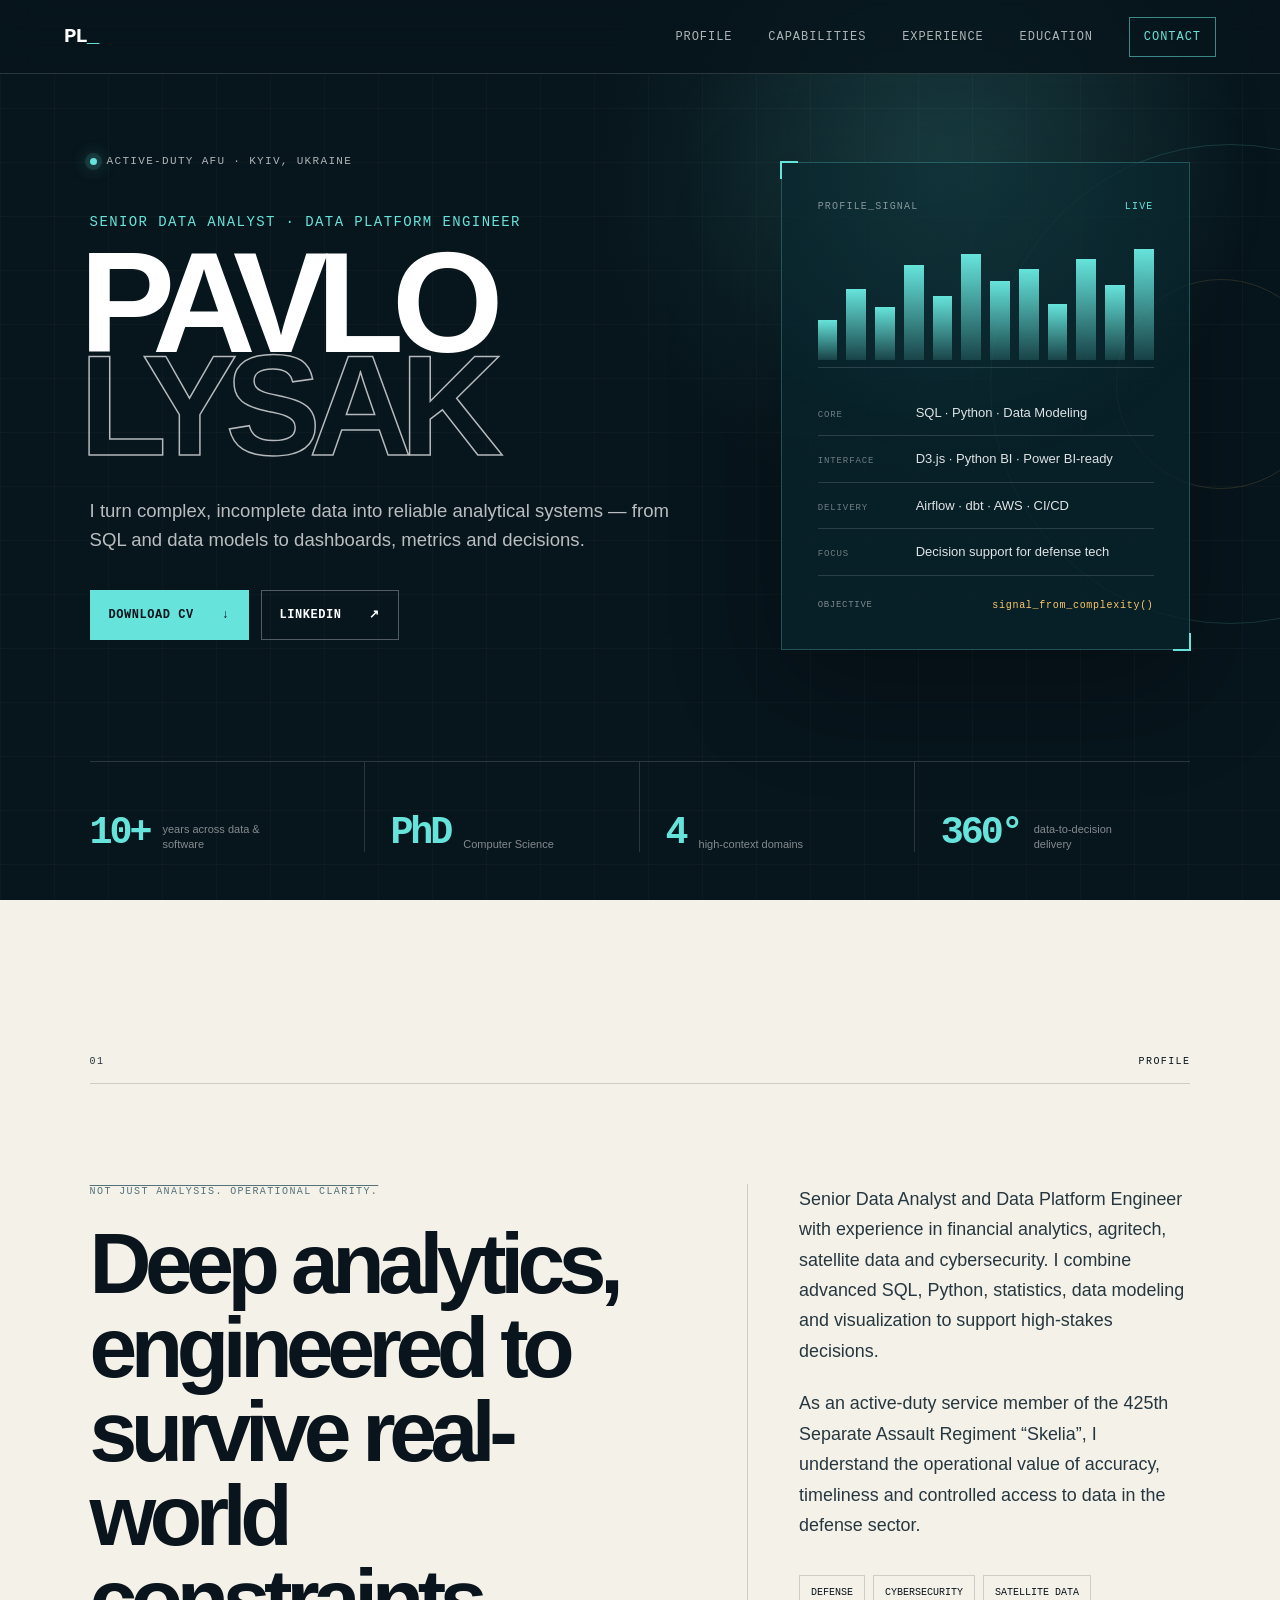
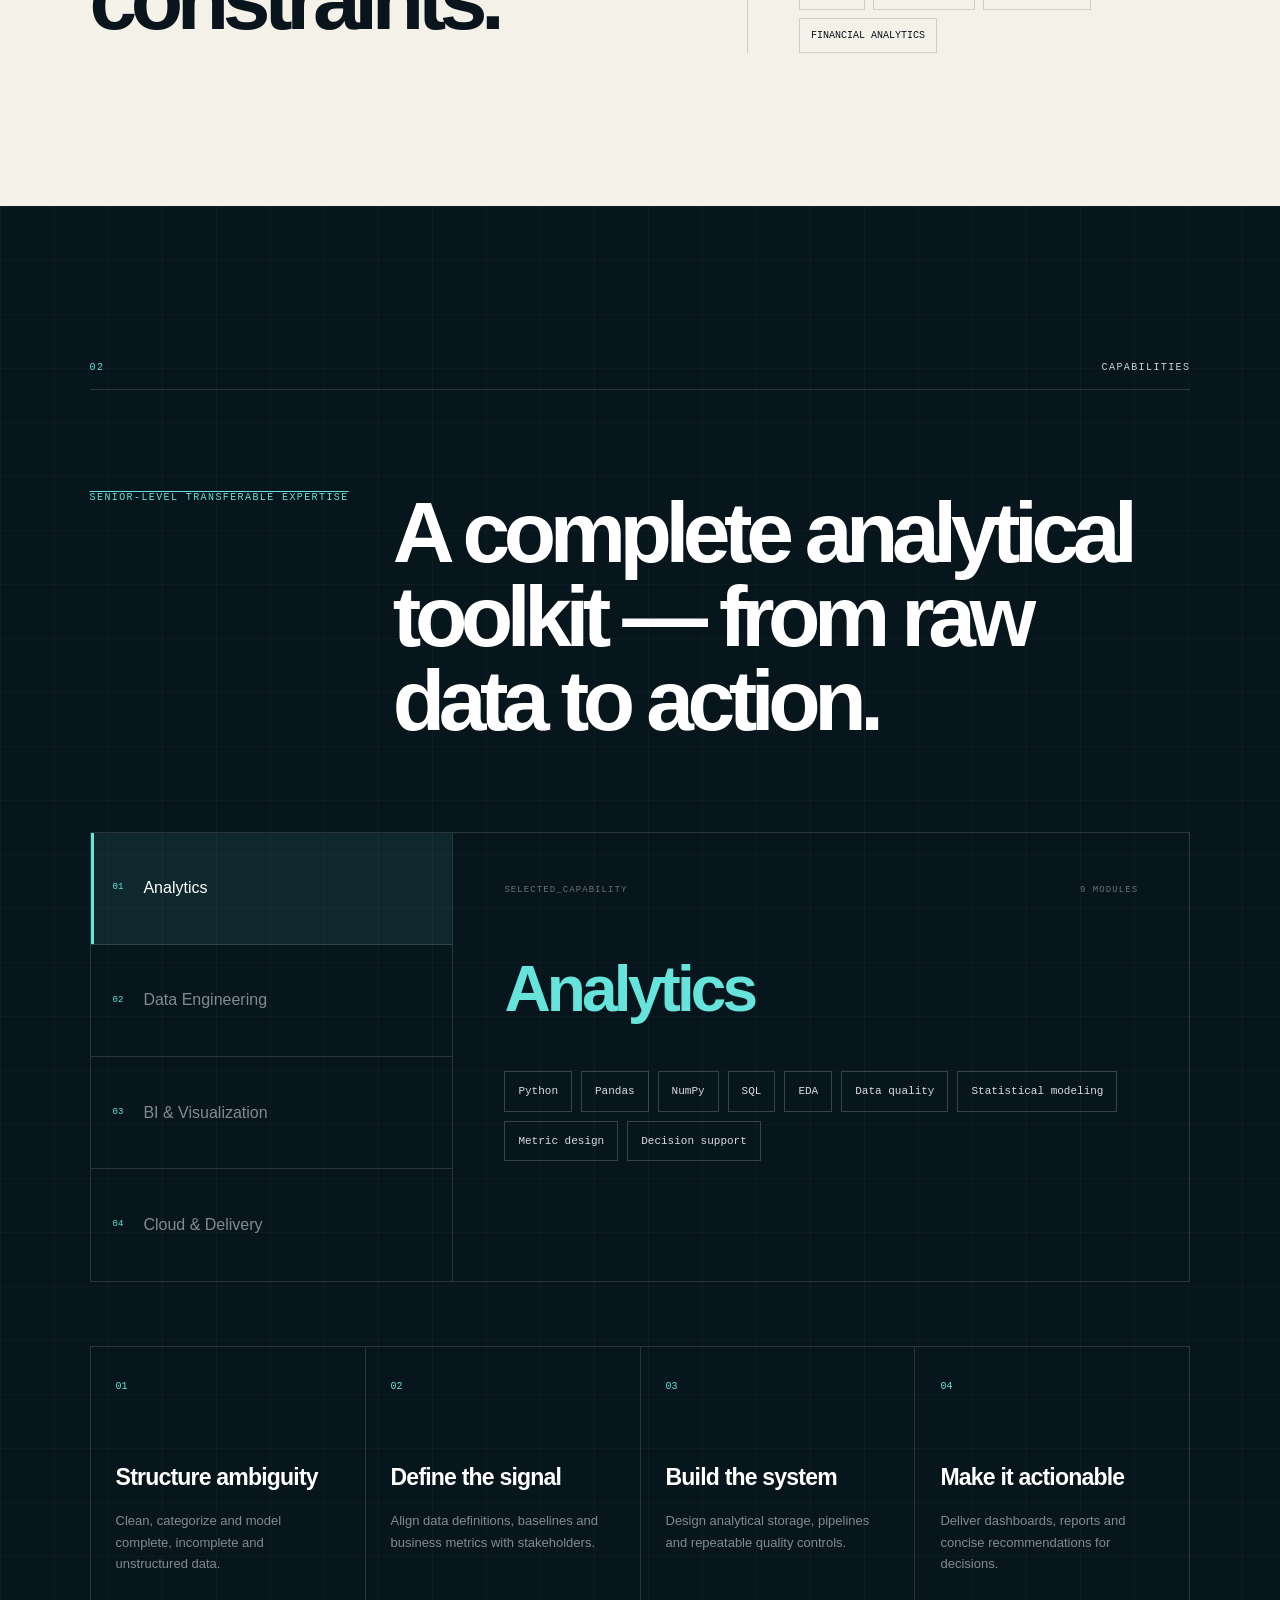
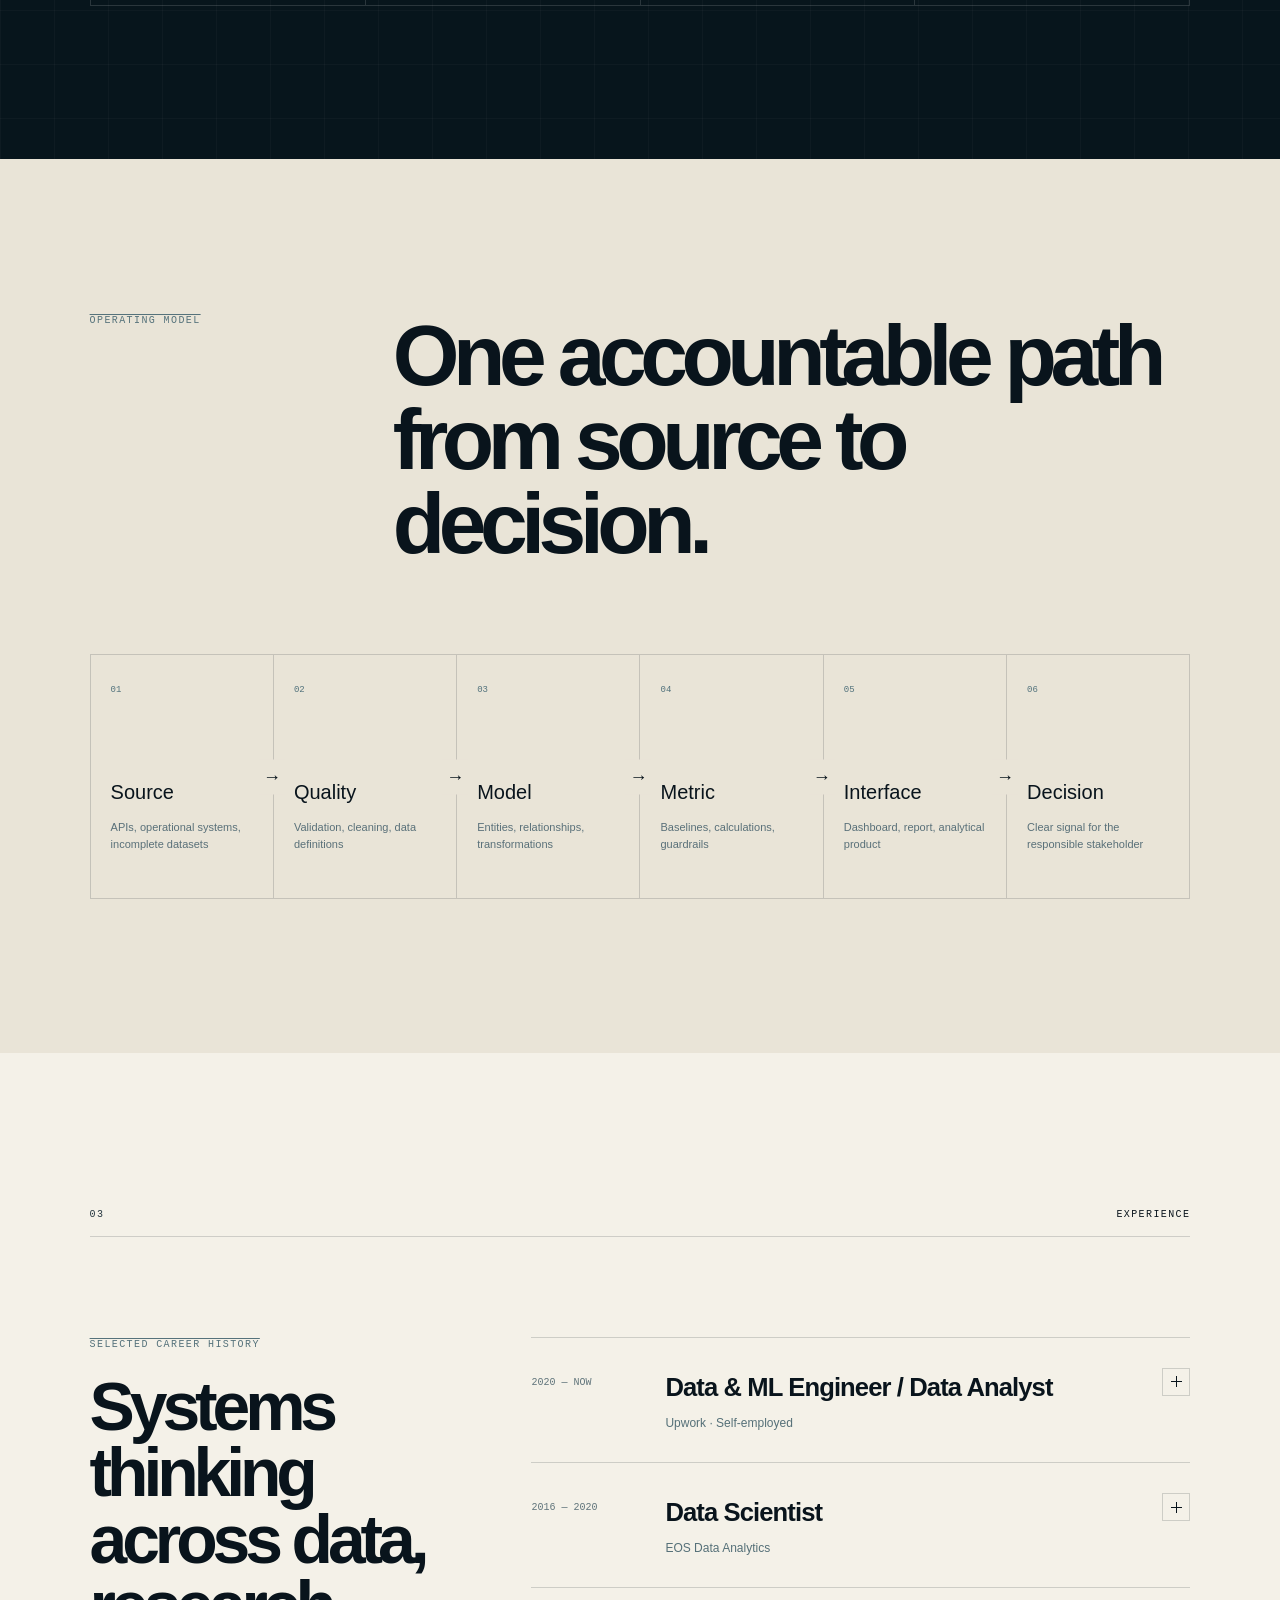
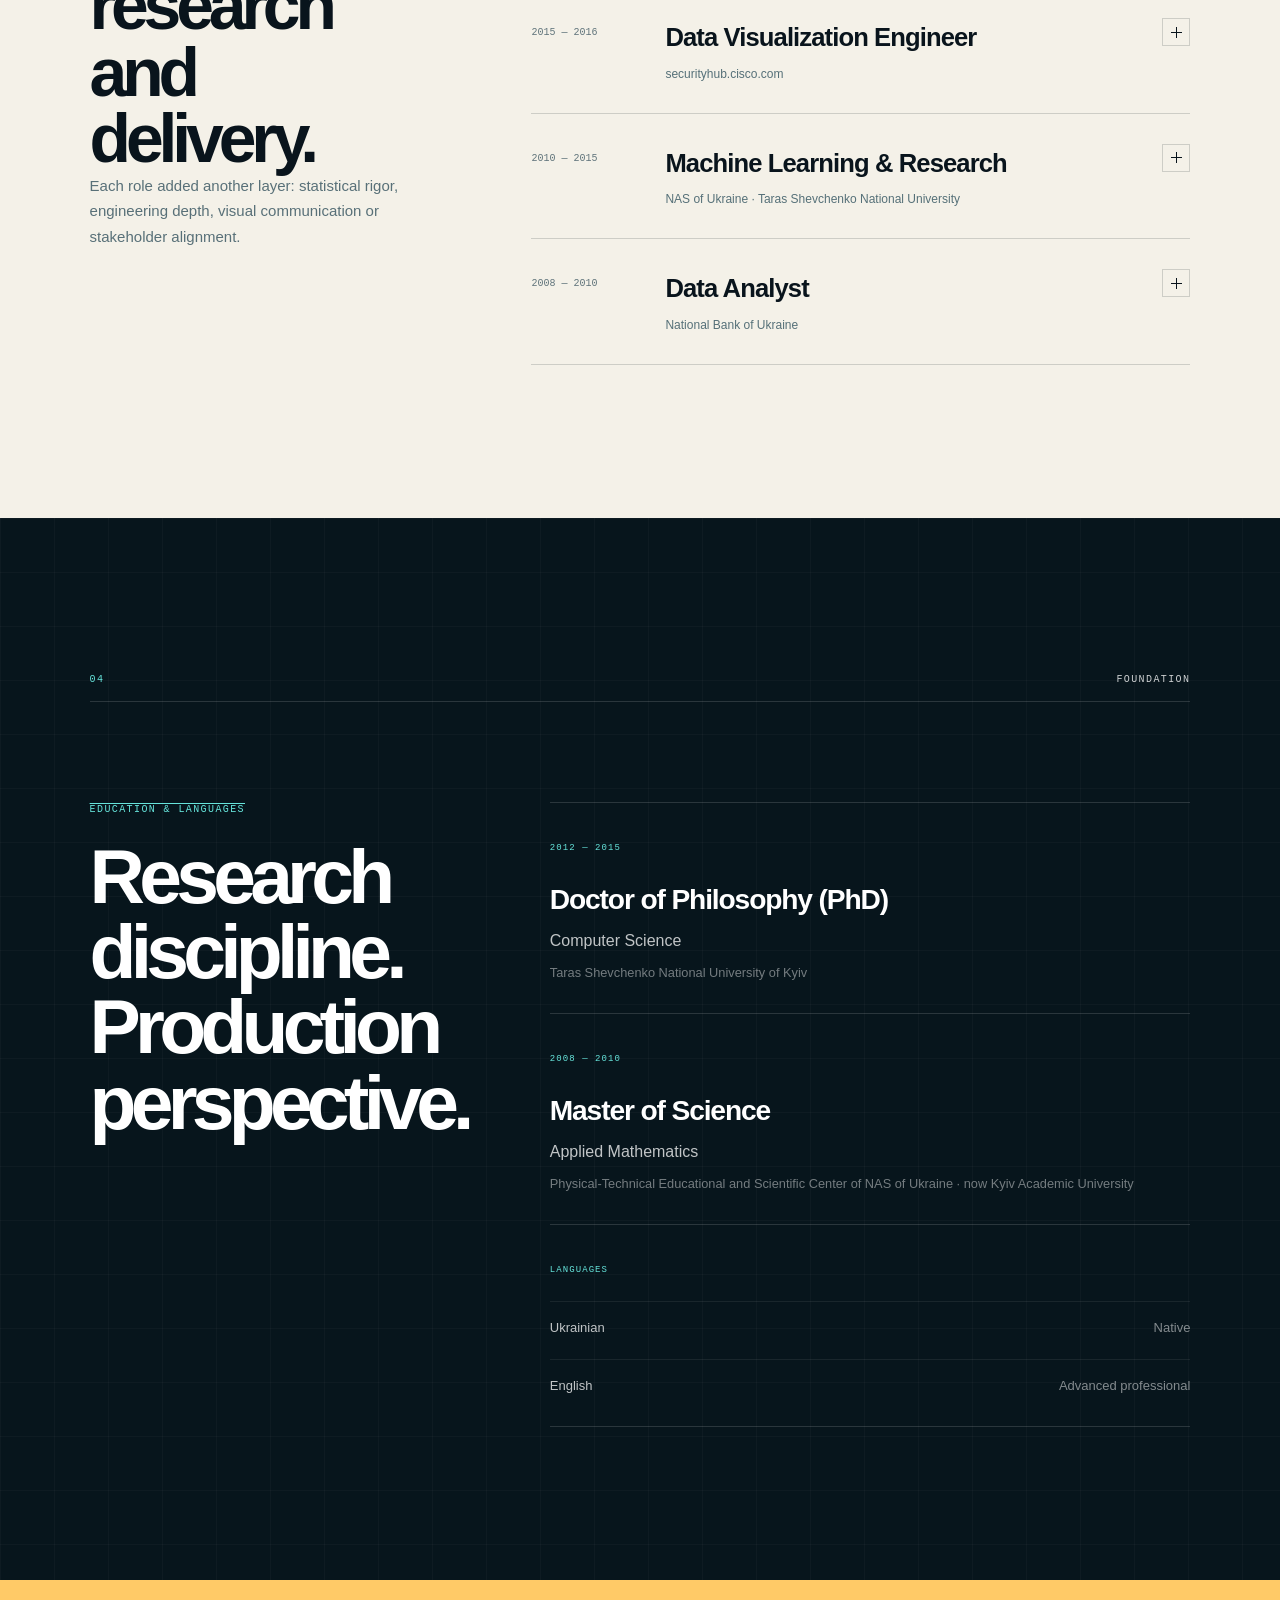
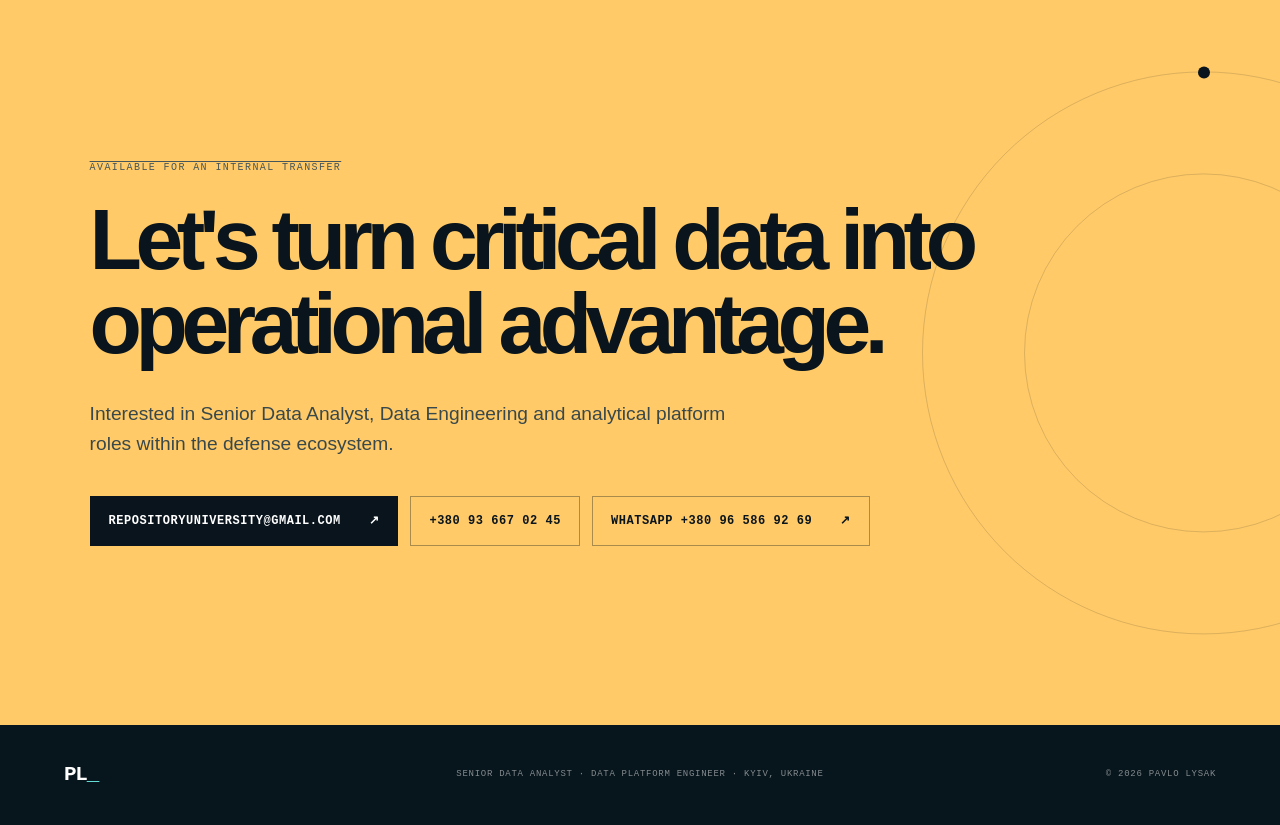
<file: index.html>
<!DOCTYPE html><html lang="en"><head><meta charSet="utf-8"/><meta name="viewport" content="width=device-width, initial-scale=1"/><link rel="stylesheet" href="/_next/static/chunks/0ls5e7zdmmjxl.css" data-precedence="next"/><link rel="preload" as="script" fetchPriority="low" href="/_next/static/chunks/0ht900cau6_ur.js"/><script src="/_next/static/chunks/0t2z5hkh7v~~b.js" async=""></script><script src="/_next/static/chunks/07lhk_q6pmm3r.js" async=""></script><script src="/_next/static/chunks/turbopack-0cek.dh0dqtgy.js" async=""></script><script src="/_next/static/chunks/0dbhjjzl8qfwv.js" async=""></script><script src="/_next/static/chunks/17m_e_hjk6qsm.js" async=""></script><title>Pavlo Lysak — Senior Data Analyst &amp; Data Platform Engineer</title><meta name="description" content="Senior Data Analyst and Data Platform Engineer specializing in SQL, data modeling, BI, visualization and decision support."/><link rel="shortcut icon" href="/favicon.svg"/><link rel="icon" href="/favicon.svg"/><script src="/_next/static/chunks/03~yq9q893hmn.js" noModule=""></script></head><body><div hidden=""><!--$--><!--/$--></div><a class="skip-link" href="#main">Skip to content</a><div class="scroll-progress" style="transform:scaleX(0)"></div><header class="site-header"><a class="monogram" href="#top" aria-label="Pavlo Lysak, home">PL<span>_</span></a><button class="menu-toggle" type="button" aria-expanded="false" aria-controls="primary-navigation"><span></span><span></span><span></span><span class="sr-only">Toggle navigation</span></button><nav id="primary-navigation" class="" aria-label="Primary navigation"><a href="#profile">Profile</a><a href="#capabilities">Capabilities</a><a href="#experience">Experience</a><a href="#education">Education</a><a class="nav-contact" href="#contact">Contact</a></nav></header><main id="main"><section class="hero" id="top"><div class="hero-noise" aria-hidden="true"></div><div class="hero-copy"><div class="eyebrow hero-enter" style="--delay:80ms"><span class="status-dot"></span>Active-duty AFU · Kyiv, Ukraine</div><p class="role-label hero-enter" style="--delay:150ms">Senior Data Analyst · Data Platform Engineer</p><h1 class="hero-enter" style="--delay:220ms">PAVLO<br/><span>LYSAK</span></h1><p class="hero-lead hero-enter" style="--delay:310ms">I turn complex, incomplete data into reliable analytical systems — from SQL and data models to dashboards, metrics and decisions.</p><div class="hero-actions hero-enter" style="--delay:400ms"><a class="button button-primary" href="/Pavlo_Lysak_Senior_Data_Analyst_MOD.pdf" download="">Download CV <span aria-hidden="true">↓</span></a><a class="button button-secondary" href="https://www.linkedin.com/in/pavlo-lysak" target="_blank" rel="noreferrer">LinkedIn <span aria-hidden="true">↗</span></a></div></div><aside class="signal-panel hero-enter" style="--delay:330ms"><div class="panel-topline"><span>PROFILE_SIGNAL</span><span class="live-label">LIVE</span></div><div class="signal-visual" aria-hidden="true"><span style="height:34%;animation-delay:0ms"></span><span style="height:61%;animation-delay:70ms"></span><span style="height:46%;animation-delay:140ms"></span><span style="height:82%;animation-delay:210ms"></span><span style="height:55%;animation-delay:280ms"></span><span style="height:91%;animation-delay:350ms"></span><span style="height:68%;animation-delay:420ms"></span><span style="height:78%;animation-delay:490ms"></span><span style="height:48%;animation-delay:560ms"></span><span style="height:87%;animation-delay:630ms"></span><span style="height:65%;animation-delay:700ms"></span><span style="height:96%;animation-delay:770ms"></span></div><dl class="signal-list"><div><dt>Core</dt><dd>SQL · Python · Data Modeling</dd></div><div><dt>Interface</dt><dd>D3.js · Python BI · Power BI-ready</dd></div><div><dt>Delivery</dt><dd>Airflow · dbt · AWS · CI/CD</dd></div><div><dt>Focus</dt><dd>Decision support for defense tech</dd></div></dl><div class="panel-command"><span>objective</span><strong>signal_from_complexity()</strong></div></aside><div class="hero-stats hero-enter" style="--delay:500ms"><div><strong>10+</strong><span>years across data &amp; software</span></div><div><strong>PhD</strong><span>Computer Science</span></div><div><strong>4</strong><span>high-context domains</span></div><div><strong>360°</strong><span>data-to-decision delivery</span></div></div></section><section class="section profile-section" id="profile"><div class="section-marker" data-reveal="true"><span>01</span><p>Profile</p></div><div class="profile-grid"><div data-reveal="true"><p class="overline">Not just analysis. Operational clarity.</p><h2>Deep analytics, engineered to survive real-world constraints.</h2></div><div class="profile-copy" data-reveal="true"><p>Senior Data Analyst and Data Platform Engineer with experience in financial analytics, agritech, satellite data and cybersecurity. I combine advanced SQL, Python, statistics, data modeling and visualization to support high-stakes decisions.</p><p>As an active-duty service member of the 425th Separate Assault Regiment “Skelia”, I understand the operational value of accuracy, timeliness and controlled access to data in the defense sector.</p><div class="profile-tags" aria-label="Domain expertise"><span>Defense</span><span>Cybersecurity</span><span>Satellite data</span><span>Financial analytics</span></div></div></div></section><section class="section capabilities-section" id="capabilities"><div class="section-marker light" data-reveal="true"><span>02</span><p>Capabilities</p></div><div class="section-heading light-heading" data-reveal="true"><p class="overline">Senior-level transferable expertise</p><h2>A complete analytical toolkit — from raw data to action.</h2></div><div class="capability-workbench" data-reveal="true"><div class="skill-tabs" role="tablist" aria-label="Skill groups"><button type="button" role="tab" aria-selected="true"><span>01</span>Analytics</button><button type="button" role="tab" aria-selected="false"><span>02</span>Data Engineering</button><button type="button" role="tab" aria-selected="false"><span>03</span>BI &amp; Visualization</button><button type="button" role="tab" aria-selected="false"><span>04</span>Cloud &amp; Delivery</button></div><div class="skill-display" role="tabpanel" aria-live="polite"><div class="skill-display-top"><span>SELECTED_CAPABILITY</span><span>9<!-- --> modules</span></div><h3>Analytics</h3><div class="skill-cloud"><span style="--skill-delay:0ms">Python</span><span style="--skill-delay:40ms">Pandas</span><span style="--skill-delay:80ms">NumPy</span><span style="--skill-delay:120ms">SQL</span><span style="--skill-delay:160ms">EDA</span><span style="--skill-delay:200ms">Data quality</span><span style="--skill-delay:240ms">Statistical modeling</span><span style="--skill-delay:280ms">Metric design</span><span style="--skill-delay:320ms">Decision support</span></div></div></div><div class="value-grid"><article data-reveal="true" style="--reveal-delay:0ms"><span>01</span><h3>Structure ambiguity</h3><p>Clean, categorize and model complete, incomplete and unstructured data.</p></article><article data-reveal="true" style="--reveal-delay:80ms"><span>02</span><h3>Define the signal</h3><p>Align data definitions, baselines and business metrics with stakeholders.</p></article><article data-reveal="true" style="--reveal-delay:160ms"><span>03</span><h3>Build the system</h3><p>Design analytical storage, pipelines and repeatable quality controls.</p></article><article data-reveal="true" style="--reveal-delay:240ms"><span>04</span><h3>Make it actionable</h3><p>Deliver dashboards, reports and concise recommendations for decisions.</p></article></div></section><section class="section pipeline-section"><div class="section-heading" data-reveal="true"><p class="overline">Operating model</p><h2>One accountable path from source to decision.</h2></div><div class="pipeline" data-reveal="true"><div class="pipeline-step"><span class="pipeline-number">01</span><div><h3>Source</h3><p>APIs, operational systems, incomplete datasets</p></div><span class="pipeline-arrow" aria-hidden="true">→</span></div><div class="pipeline-step"><span class="pipeline-number">02</span><div><h3>Quality</h3><p>Validation, cleaning, data definitions</p></div><span class="pipeline-arrow" aria-hidden="true">→</span></div><div class="pipeline-step"><span class="pipeline-number">03</span><div><h3>Model</h3><p>Entities, relationships, transformations</p></div><span class="pipeline-arrow" aria-hidden="true">→</span></div><div class="pipeline-step"><span class="pipeline-number">04</span><div><h3>Metric</h3><p>Baselines, calculations, guardrails</p></div><span class="pipeline-arrow" aria-hidden="true">→</span></div><div class="pipeline-step"><span class="pipeline-number">05</span><div><h3>Interface</h3><p>Dashboard, report, analytical product</p></div><span class="pipeline-arrow" aria-hidden="true">→</span></div><div class="pipeline-step"><span class="pipeline-number">06</span><div><h3>Decision</h3><p>Clear signal for the responsible stakeholder</p></div></div></div></section><section class="section experience-section" id="experience"><div class="section-marker" data-reveal="true"><span>03</span><p>Experience</p></div><div class="experience-layout"><div class="experience-intro" data-reveal="true"><p class="overline">Selected career history</p><h2>Systems thinking across data, research and delivery.</h2><p>Each role added another layer: statistical rigor, engineering depth, visual communication or stakeholder alignment.</p></div><div class="timeline" data-reveal="true"><article class="timeline-item "><button type="button" class="timeline-trigger" aria-expanded="false" aria-controls="experience-details-0"><span class="timeline-period">2020 — now</span><span class="timeline-title"><strong>Data &amp; ML Engineer / Data Analyst</strong><small>Upwork · Self-employed</small></span><span class="timeline-toggle" aria-hidden="true"></span><span class="sr-only">Expand experience details</span></button></article><article class="timeline-item "><button type="button" class="timeline-trigger" aria-expanded="false" aria-controls="experience-details-1"><span class="timeline-period">2016 — 2020</span><span class="timeline-title"><strong>Data Scientist</strong><small>EOS Data Analytics</small></span><span class="timeline-toggle" aria-hidden="true"></span><span class="sr-only">Expand experience details</span></button></article><article class="timeline-item "><button type="button" class="timeline-trigger" aria-expanded="false" aria-controls="experience-details-2"><span class="timeline-period">2015 — 2016</span><span class="timeline-title"><strong>Data Visualization Engineer</strong><small>securityhub.cisco.com</small></span><span class="timeline-toggle" aria-hidden="true"></span><span class="sr-only">Expand experience details</span></button></article><article class="timeline-item "><button type="button" class="timeline-trigger" aria-expanded="false" aria-controls="experience-details-3"><span class="timeline-period">2010 — 2015</span><span class="timeline-title"><strong>Machine Learning &amp; Research</strong><small>NAS of Ukraine · Taras Shevchenko National University</small></span><span class="timeline-toggle" aria-hidden="true"></span><span class="sr-only">Expand experience details</span></button></article><article class="timeline-item "><button type="button" class="timeline-trigger" aria-expanded="false" aria-controls="experience-details-4"><span class="timeline-period">2008 — 2010</span><span class="timeline-title"><strong>Data Analyst</strong><small>National Bank of Ukraine</small></span><span class="timeline-toggle" aria-hidden="true"></span><span class="sr-only">Expand experience details</span></button></article></div></div></section><section class="section education-section" id="education"><div class="section-marker light" data-reveal="true"><span>04</span><p>Foundation</p></div><div class="education-grid"><div class="education-copy" data-reveal="true"><p class="overline">Education &amp; languages</p><h2>Research discipline. Production perspective.</h2></div><div class="education-cards"><article data-reveal="true"><span>2012 — 2015</span><h3>Doctor of Philosophy (PhD)</h3><p>Computer Science</p><small>Taras Shevchenko National University of Kyiv</small></article><article data-reveal="true"><span>2008 — 2010</span><h3>Master of Science</h3><p>Applied Mathematics</p><small>Physical-Technical Educational and Scientific Center of NAS of Ukraine · now Kyiv Academic University</small></article><article class="language-card" data-reveal="true"><span>LANGUAGES</span><div><p>Ukrainian</p><strong>Native</strong></div><div><p>English</p><strong>Advanced professional</strong></div></article></div></div></section><section class="contact-section" id="contact"><div class="contact-orbit" aria-hidden="true"><span></span><span></span></div><div class="contact-inner" data-reveal="true"><p class="overline">Available for an internal transfer</p><h2>Let&#x27;s turn critical data into operational advantage.</h2><p>Interested in Senior Data Analyst, Data Engineering and analytical platform roles within the defense ecosystem.</p><div class="contact-actions"><a class="button button-primary" href="mailto:repositoryuniversity@gmail.com">repositoryuniversity@gmail.com <span aria-hidden="true">↗</span></a><a class="button button-secondary dark-button" href="tel:+380936670245">+380 93 667 02 45</a><a class="button button-secondary dark-button" href="https://wa.me/380965869269" target="_blank" rel="noreferrer">WhatsApp +380 96 586 92 69 <span aria-hidden="true">↗</span></a></div></div></section></main><footer><a class="monogram footer-mark" href="#top">PL<span>_</span></a><p>Senior Data Analyst · Data Platform Engineer · Kyiv, Ukraine</p><p>© <!-- -->2026<!-- --> Pavlo Lysak</p></footer><!--$--><!--/$--><script src="/_next/static/chunks/0ht900cau6_ur.js" id="_R_" async=""></script><script>(self.__next_f=self.__next_f||[]).push([0])</script><script>self.__next_f.push([1,"1:\"$Sreact.fragment\"\n2:I[39756,[\"/_next/static/chunks/0dbhjjzl8qfwv.js\"],\"default\"]\n3:I[37457,[\"/_next/static/chunks/0dbhjjzl8qfwv.js\"],\"default\"]\n4:I[47257,[\"/_next/static/chunks/0dbhjjzl8qfwv.js\"],\"ClientPageRoot\"]\n5:I[31713,[\"/_next/static/chunks/0dbhjjzl8qfwv.js\",\"/_next/static/chunks/17m_e_hjk6qsm.js\"],\"default\"]\n8:I[97367,[\"/_next/static/chunks/0dbhjjzl8qfwv.js\"],\"OutletBoundary\"]\n9:\"$Sreact.suspense\"\nb:I[97367,[\"/_next/static/chunks/0dbhjjzl8qfwv.js\"],\"ViewportBoundary\"]\nd:I[97367,[\"/_next/static/chunks/0dbhjjzl8qfwv.js\"],\"MetadataBoundary\"]\nf:I[68027,[\"/_next/static/chunks/0dbhjjzl8qfwv.js\"],\"default\",1]\n:HL[\"/_next/static/chunks/0ls5e7zdmmjxl.css\",\"style\"]\n"])</script><script>self.__next_f.push([1,"0:{\"P\":null,\"c\":[\"\",\"\"],\"q\":\"\",\"i\":false,\"f\":[[[\"\",{\"children\":[\"__PAGE__\",{}]},\"$undefined\",\"$undefined\",16],[[\"$\",\"$1\",\"c\",{\"children\":[[[\"$\",\"link\",\"0\",{\"rel\":\"stylesheet\",\"href\":\"/_next/static/chunks/0ls5e7zdmmjxl.css\",\"precedence\":\"next\",\"crossOrigin\":\"$undefined\",\"nonce\":\"$undefined\"}],[\"$\",\"script\",\"script-0\",{\"src\":\"/_next/static/chunks/0dbhjjzl8qfwv.js\",\"async\":true,\"nonce\":\"$undefined\"}]],[\"$\",\"html\",null,{\"lang\":\"en\",\"children\":[\"$\",\"body\",null,{\"children\":[\"$\",\"$L2\",null,{\"parallelRouterKey\":\"children\",\"error\":\"$undefined\",\"errorStyles\":\"$undefined\",\"errorScripts\":\"$undefined\",\"template\":[\"$\",\"$L3\",null,{}],\"templateStyles\":\"$undefined\",\"templateScripts\":\"$undefined\",\"notFound\":[[[\"$\",\"title\",null,{\"children\":\"404: This page could not be found.\"}],[\"$\",\"div\",null,{\"style\":{\"fontFamily\":\"system-ui,\\\"Segoe UI\\\",Roboto,Helvetica,Arial,sans-serif,\\\"Apple Color Emoji\\\",\\\"Segoe UI Emoji\\\"\",\"height\":\"100vh\",\"textAlign\":\"center\",\"display\":\"flex\",\"flexDirection\":\"column\",\"alignItems\":\"center\",\"justifyContent\":\"center\"},\"children\":[\"$\",\"div\",null,{\"children\":[[\"$\",\"style\",null,{\"dangerouslySetInnerHTML\":{\"__html\":\"body{color:#000;background:#fff;margin:0}.next-error-h1{border-right:1px solid rgba(0,0,0,.3)}@media (prefers-color-scheme:dark){body{color:#fff;background:#000}.next-error-h1{border-right:1px solid rgba(255,255,255,.3)}}\"}}],[\"$\",\"h1\",null,{\"className\":\"next-error-h1\",\"style\":{\"display\":\"inline-block\",\"margin\":\"0 20px 0 0\",\"padding\":\"0 23px 0 0\",\"fontSize\":24,\"fontWeight\":500,\"verticalAlign\":\"top\",\"lineHeight\":\"49px\"},\"children\":404}],[\"$\",\"div\",null,{\"style\":{\"display\":\"inline-block\"},\"children\":[\"$\",\"h2\",null,{\"style\":{\"fontSize\":14,\"fontWeight\":400,\"lineHeight\":\"49px\",\"margin\":0},\"children\":\"This page could not be found.\"}]}]]}]}]],[]],\"forbidden\":\"$undefined\",\"unauthorized\":\"$undefined\"}]}]}]]}],{\"children\":[[\"$\",\"$1\",\"c\",{\"children\":[[\"$\",\"$L4\",null,{\"Component\":\"$5\",\"serverProvidedParams\":{\"searchParams\":{},\"params\":{},\"promises\":[\"$@6\",\"$@7\"]}}],[[\"$\",\"script\",\"script-0\",{\"src\":\"/_next/static/chunks/17m_e_hjk6qsm.js\",\"async\":true,\"nonce\":\"$undefined\"}]],[\"$\",\"$L8\",null,{\"children\":[\"$\",\"$9\",null,{\"name\":\"Next.MetadataOutlet\",\"children\":\"$@a\"}]}]]}],{},null,false,null]},null,false,null],[\"$\",\"$1\",\"h\",{\"children\":[null,[\"$\",\"$Lb\",null,{\"children\":\"$Lc\"}],[\"$\",\"div\",null,{\"hidden\":true,\"children\":[\"$\",\"$Ld\",null,{\"children\":[\"$\",\"$9\",null,{\"name\":\"Next.Metadata\",\"children\":\"$Le\"}]}]}],null]}],false]],\"m\":\"$undefined\",\"G\":[\"$f\",[[\"$\",\"link\",\"0\",{\"rel\":\"stylesheet\",\"href\":\"/_next/static/chunks/0ls5e7zdmmjxl.css\",\"precedence\":\"next\",\"crossOrigin\":\"$undefined\",\"nonce\":\"$undefined\"}]]],\"S\":true,\"h\":null,\"s\":\"$undefined\",\"l\":\"$undefined\",\"p\":\"$undefined\",\"d\":\"$undefined\",\"b\":\"iq5iY3fCfDI5QscyA5a16\"}\n"])</script><script>self.__next_f.push([1,"6:{}\n7:\"$0:f:0:1:1:children:0:props:children:0:props:serverProvidedParams:params\"\n"])</script><script>self.__next_f.push([1,"c:[[\"$\",\"meta\",\"0\",{\"charSet\":\"utf-8\"}],[\"$\",\"meta\",\"1\",{\"name\":\"viewport\",\"content\":\"width=device-width, initial-scale=1\"}]]\n"])</script><script>self.__next_f.push([1,"10:I[27201,[\"/_next/static/chunks/0dbhjjzl8qfwv.js\"],\"IconMark\"]\na:null\ne:[[\"$\",\"title\",\"0\",{\"children\":\"Pavlo Lysak — Senior Data Analyst \u0026 Data Platform Engineer\"}],[\"$\",\"meta\",\"1\",{\"name\":\"description\",\"content\":\"Senior Data Analyst and Data Platform Engineer specializing in SQL, data modeling, BI, visualization and decision support.\"}],[\"$\",\"link\",\"2\",{\"rel\":\"shortcut icon\",\"href\":\"/favicon.svg\"}],[\"$\",\"link\",\"3\",{\"rel\":\"icon\",\"href\":\"/favicon.svg\"}],[\"$\",\"$L10\",\"4\",{}]]\n"])</script></body></html>
</file>
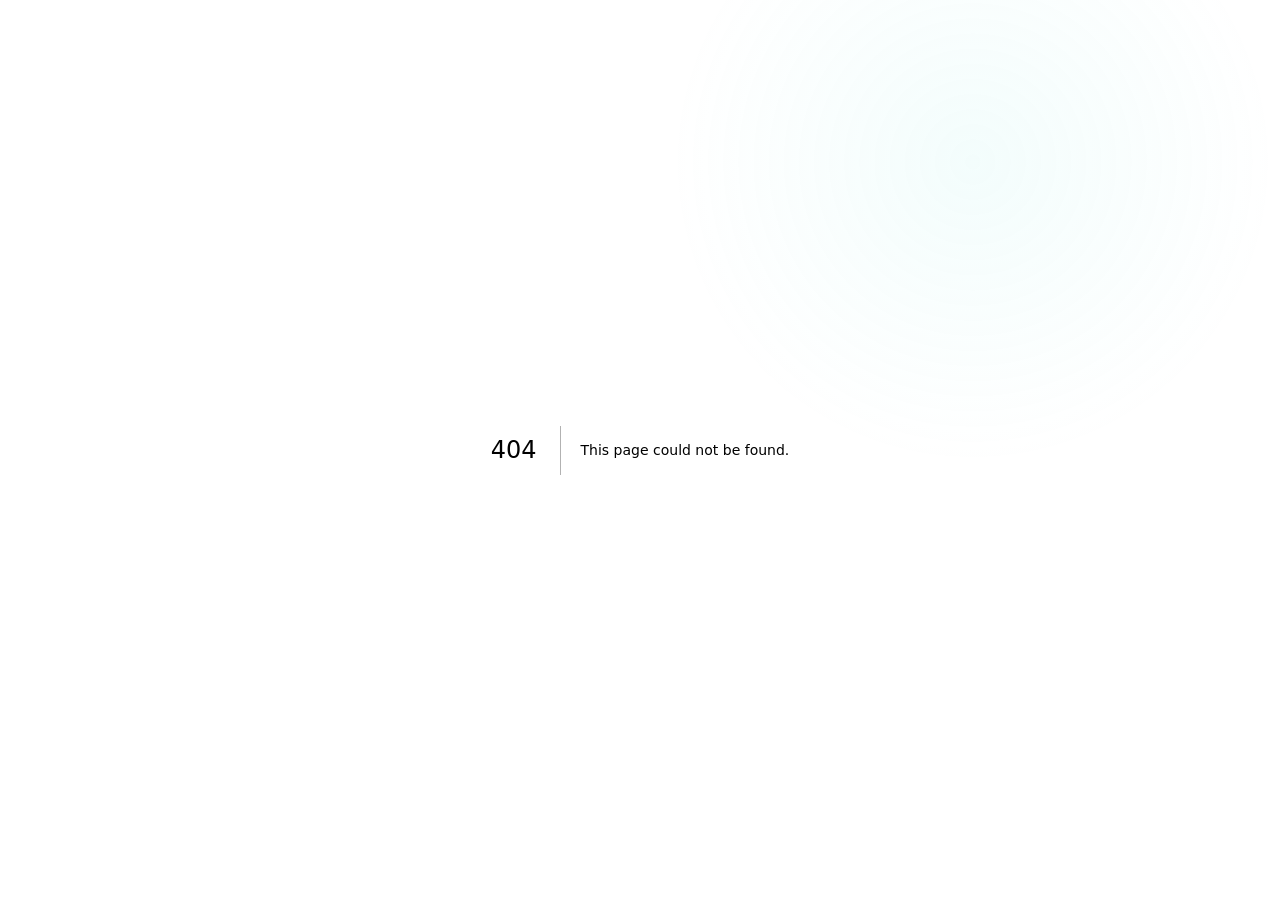
<file: 404/index.html>
<!DOCTYPE html><html lang="en"><head><meta charSet="utf-8"/><meta name="viewport" content="width=device-width, initial-scale=1"/><link rel="stylesheet" href="/_next/static/chunks/0ls5e7zdmmjxl.css" data-precedence="next"/><link rel="preload" as="script" fetchPriority="low" href="/_next/static/chunks/0ht900cau6_ur.js"/><script src="/_next/static/chunks/0t2z5hkh7v~~b.js" async=""></script><script src="/_next/static/chunks/07lhk_q6pmm3r.js" async=""></script><script src="/_next/static/chunks/turbopack-0cek.dh0dqtgy.js" async=""></script><script src="/_next/static/chunks/0dbhjjzl8qfwv.js" async=""></script><meta name="robots" content="noindex"/><title>404: This page could not be found.</title><title>Pavlo Lysak — Senior Data Analyst &amp; Data Platform Engineer</title><meta name="description" content="Senior Data Analyst and Data Platform Engineer specializing in SQL, data modeling, BI, visualization and decision support."/><link rel="shortcut icon" href="/favicon.svg"/><link rel="icon" href="/favicon.svg"/><script src="/_next/static/chunks/03~yq9q893hmn.js" noModule=""></script></head><body><div hidden=""><!--$--><!--/$--></div><div style="font-family:system-ui,&quot;Segoe UI&quot;,Roboto,Helvetica,Arial,sans-serif,&quot;Apple Color Emoji&quot;,&quot;Segoe UI Emoji&quot;;height:100vh;text-align:center;display:flex;flex-direction:column;align-items:center;justify-content:center"><div><style>body{color:#000;background:#fff;margin:0}.next-error-h1{border-right:1px solid rgba(0,0,0,.3)}@media (prefers-color-scheme:dark){body{color:#fff;background:#000}.next-error-h1{border-right:1px solid rgba(255,255,255,.3)}}</style><h1 class="next-error-h1" style="display:inline-block;margin:0 20px 0 0;padding:0 23px 0 0;font-size:24px;font-weight:500;vertical-align:top;line-height:49px">404</h1><div style="display:inline-block"><h2 style="font-size:14px;font-weight:400;line-height:49px;margin:0">This page could not be found.</h2></div></div></div><!--$--><!--/$--><script src="/_next/static/chunks/0ht900cau6_ur.js" id="_R_" async=""></script><script>(self.__next_f=self.__next_f||[]).push([0])</script><script>self.__next_f.push([1,"1:\"$Sreact.fragment\"\n2:I[39756,[\"/_next/static/chunks/0dbhjjzl8qfwv.js\"],\"default\"]\n3:I[37457,[\"/_next/static/chunks/0dbhjjzl8qfwv.js\"],\"default\"]\n4:I[97367,[\"/_next/static/chunks/0dbhjjzl8qfwv.js\"],\"OutletBoundary\"]\n5:\"$Sreact.suspense\"\n8:I[97367,[\"/_next/static/chunks/0dbhjjzl8qfwv.js\"],\"ViewportBoundary\"]\na:I[97367,[\"/_next/static/chunks/0dbhjjzl8qfwv.js\"],\"MetadataBoundary\"]\nc:I[68027,[\"/_next/static/chunks/0dbhjjzl8qfwv.js\"],\"default\",1]\n:HL[\"/_next/static/chunks/0ls5e7zdmmjxl.css\",\"style\"]\n"])</script><script>self.__next_f.push([1,"0:{\"P\":null,\"c\":[\"\",\"_not-found\",\"\"],\"q\":\"\",\"i\":false,\"f\":[[[\"\",{\"children\":[\"/_not-found\",{\"children\":[\"__PAGE__\",{}]}]},\"$undefined\",\"$undefined\",16],[[\"$\",\"$1\",\"c\",{\"children\":[[[\"$\",\"link\",\"0\",{\"rel\":\"stylesheet\",\"href\":\"/_next/static/chunks/0ls5e7zdmmjxl.css\",\"precedence\":\"next\",\"crossOrigin\":\"$undefined\",\"nonce\":\"$undefined\"}],[\"$\",\"script\",\"script-0\",{\"src\":\"/_next/static/chunks/0dbhjjzl8qfwv.js\",\"async\":true,\"nonce\":\"$undefined\"}]],[\"$\",\"html\",null,{\"lang\":\"en\",\"children\":[\"$\",\"body\",null,{\"children\":[\"$\",\"$L2\",null,{\"parallelRouterKey\":\"children\",\"error\":\"$undefined\",\"errorStyles\":\"$undefined\",\"errorScripts\":\"$undefined\",\"template\":[\"$\",\"$L3\",null,{}],\"templateStyles\":\"$undefined\",\"templateScripts\":\"$undefined\",\"notFound\":[[[\"$\",\"title\",null,{\"children\":\"404: This page could not be found.\"}],[\"$\",\"div\",null,{\"style\":{\"fontFamily\":\"system-ui,\\\"Segoe UI\\\",Roboto,Helvetica,Arial,sans-serif,\\\"Apple Color Emoji\\\",\\\"Segoe UI Emoji\\\"\",\"height\":\"100vh\",\"textAlign\":\"center\",\"display\":\"flex\",\"flexDirection\":\"column\",\"alignItems\":\"center\",\"justifyContent\":\"center\"},\"children\":[\"$\",\"div\",null,{\"children\":[[\"$\",\"style\",null,{\"dangerouslySetInnerHTML\":{\"__html\":\"body{color:#000;background:#fff;margin:0}.next-error-h1{border-right:1px solid rgba(0,0,0,.3)}@media (prefers-color-scheme:dark){body{color:#fff;background:#000}.next-error-h1{border-right:1px solid rgba(255,255,255,.3)}}\"}}],[\"$\",\"h1\",null,{\"className\":\"next-error-h1\",\"style\":{\"display\":\"inline-block\",\"margin\":\"0 20px 0 0\",\"padding\":\"0 23px 0 0\",\"fontSize\":24,\"fontWeight\":500,\"verticalAlign\":\"top\",\"lineHeight\":\"49px\"},\"children\":404}],[\"$\",\"div\",null,{\"style\":{\"display\":\"inline-block\"},\"children\":[\"$\",\"h2\",null,{\"style\":{\"fontSize\":14,\"fontWeight\":400,\"lineHeight\":\"49px\",\"margin\":0},\"children\":\"This page could not be found.\"}]}]]}]}]],[]],\"forbidden\":\"$undefined\",\"unauthorized\":\"$undefined\"}]}]}]]}],{\"children\":[[\"$\",\"$1\",\"c\",{\"children\":[null,[\"$\",\"$L2\",null,{\"parallelRouterKey\":\"children\",\"error\":\"$undefined\",\"errorStyles\":\"$undefined\",\"errorScripts\":\"$undefined\",\"template\":[\"$\",\"$L3\",null,{}],\"templateStyles\":\"$undefined\",\"templateScripts\":\"$undefined\",\"notFound\":\"$undefined\",\"forbidden\":\"$undefined\",\"unauthorized\":\"$undefined\"}]]}],{\"children\":[[\"$\",\"$1\",\"c\",{\"children\":[[[\"$\",\"title\",null,{\"children\":\"404: This page could not be found.\"}],[\"$\",\"div\",null,{\"style\":\"$0:f:0:1:0:props:children:1:props:children:props:children:props:notFound:0:1:props:style\",\"children\":[\"$\",\"div\",null,{\"children\":[[\"$\",\"style\",null,{\"dangerouslySetInnerHTML\":{\"__html\":\"body{color:#000;background:#fff;margin:0}.next-error-h1{border-right:1px solid rgba(0,0,0,.3)}@media (prefers-color-scheme:dark){body{color:#fff;background:#000}.next-error-h1{border-right:1px solid rgba(255,255,255,.3)}}\"}}],[\"$\",\"h1\",null,{\"className\":\"next-error-h1\",\"style\":\"$0:f:0:1:0:props:children:1:props:children:props:children:props:notFound:0:1:props:children:props:children:1:props:style\",\"children\":404}],[\"$\",\"div\",null,{\"style\":\"$0:f:0:1:0:props:children:1:props:children:props:children:props:notFound:0:1:props:children:props:children:2:props:style\",\"children\":[\"$\",\"h2\",null,{\"style\":\"$0:f:0:1:0:props:children:1:props:children:props:children:props:notFound:0:1:props:children:props:children:2:props:children:props:style\",\"children\":\"This page could not be found.\"}]}]]}]}]],null,[\"$\",\"$L4\",null,{\"children\":[\"$\",\"$5\",null,{\"name\":\"Next.MetadataOutlet\",\"children\":\"$@6\"}]}]]}],{},null,false,null]},null,false,\"$@7\"]},null,false,null],[\"$\",\"$1\",\"h\",{\"children\":[[\"$\",\"meta\",null,{\"name\":\"robots\",\"content\":\"noindex\"}],[\"$\",\"$L8\",null,{\"children\":\"$L9\"}],[\"$\",\"div\",null,{\"hidden\":true,\"children\":[\"$\",\"$La\",null,{\"children\":[\"$\",\"$5\",null,{\"name\":\"Next.Metadata\",\"children\":\"$Lb\"}]}]}],null]}],false]],\"m\":\"$undefined\",\"G\":[\"$c\",[[\"$\",\"link\",\"0\",{\"rel\":\"stylesheet\",\"href\":\"/_next/static/chunks/0ls5e7zdmmjxl.css\",\"precedence\":\"next\",\"crossOrigin\":\"$undefined\",\"nonce\":\"$undefined\"}]]],\"S\":true,\"h\":null,\"s\":\"$undefined\",\"l\":\"$undefined\",\"p\":\"$undefined\",\"d\":\"$undefined\",\"b\":\"iq5iY3fCfDI5QscyA5a16\"}\n"])</script><script>self.__next_f.push([1,"d:[]\n7:\"$Wd\"\n"])</script><script>self.__next_f.push([1,"9:[[\"$\",\"meta\",\"0\",{\"charSet\":\"utf-8\"}],[\"$\",\"meta\",\"1\",{\"name\":\"viewport\",\"content\":\"width=device-width, initial-scale=1\"}]]\n"])</script><script>self.__next_f.push([1,"e:I[27201,[\"/_next/static/chunks/0dbhjjzl8qfwv.js\"],\"IconMark\"]\n6:null\nb:[[\"$\",\"title\",\"0\",{\"children\":\"Pavlo Lysak — Senior Data Analyst \u0026 Data Platform Engineer\"}],[\"$\",\"meta\",\"1\",{\"name\":\"description\",\"content\":\"Senior Data Analyst and Data Platform Engineer specializing in SQL, data modeling, BI, visualization and decision support.\"}],[\"$\",\"link\",\"2\",{\"rel\":\"shortcut icon\",\"href\":\"/favicon.svg\"}],[\"$\",\"link\",\"3\",{\"rel\":\"icon\",\"href\":\"/favicon.svg\"}],[\"$\",\"$Le\",\"4\",{}]]\n"])</script></body></html>
</file>
<file: _next/static/chunks/0ls5e7zdmmjxl.css>
@layer properties{@supports (((-webkit-hyphens:none)) and (not (margin-trim:inline))) or ((-moz-orient:inline) and (not (color:rgb(from red r g b)))){*,:before,:after,::backdrop{--tw-rotate-x:initial;--tw-rotate-y:initial;--tw-rotate-z:initial;--tw-skew-x:initial;--tw-skew-y:initial;--tw-blur:initial;--tw-brightness:initial;--tw-contrast:initial;--tw-grayscale:initial;--tw-hue-rotate:initial;--tw-invert:initial;--tw-opacity:initial;--tw-saturate:initial;--tw-sepia:initial;--tw-drop-shadow:initial;--tw-drop-shadow-color:initial;--tw-drop-shadow-alpha:100%;--tw-drop-shadow-size:initial}}}@layer theme{:root,:host{--font-sans:ui-sans-serif, system-ui, sans-serif, "Apple Color Emoji", "Segoe UI Emoji", "Segoe UI Symbol", "Noto Color Emoji";--font-mono:ui-monospace, SFMono-Regular, Menlo, Monaco, Consolas, "Liberation Mono", "Courier New", monospace;--spacing:.25rem;--default-transition-duration:.15s;--default-transition-timing-function:cubic-bezier(.4, 0, .2, 1);--default-font-family:var(--font-sans);--default-mono-font-family:var(--font-mono)}}@layer base{*,:after,:before,::backdrop{box-sizing:border-box;border:0 solid;margin:0;padding:0}::file-selector-button{box-sizing:border-box;border:0 solid;margin:0;padding:0}html,:host{-webkit-text-size-adjust:100%;tab-size:4;line-height:1.5;font-family:var(--default-font-family,ui-sans-serif, system-ui, sans-serif, "Apple Color Emoji", "Segoe UI Emoji", "Segoe UI Symbol", "Noto Color Emoji");font-feature-settings:var(--default-font-feature-settings,normal);font-variation-settings:var(--default-font-variation-settings,normal);-webkit-tap-highlight-color:transparent}hr{height:0;color:inherit;border-top-width:1px}abbr:where([title]){-webkit-text-decoration:underline dotted;text-decoration:underline dotted}h1,h2,h3,h4,h5,h6{font-size:inherit;font-weight:inherit}a{color:inherit;-webkit-text-decoration:inherit;-webkit-text-decoration:inherit;-webkit-text-decoration:inherit;-webkit-text-decoration:inherit;text-decoration:inherit}b,strong{font-weight:bolder}code,kbd,samp,pre{font-family:var(--default-mono-font-family,ui-monospace, SFMono-Regular, Menlo, Monaco, Consolas, "Liberation Mono", "Courier New", monospace);font-feature-settings:var(--default-mono-font-feature-settings,normal);font-variation-settings:var(--default-mono-font-variation-settings,normal);font-size:1em}small{font-size:80%}sub,sup{vertical-align:baseline;font-size:75%;line-height:0;position:relative}sub{bottom:-.25em}sup{top:-.5em}table{text-indent:0;border-color:inherit;border-collapse:collapse}:-moz-focusring{outline:auto}progress{vertical-align:baseline}summary{display:list-item}ol,ul,menu{list-style:none}img,svg,video,canvas,audio,iframe,embed,object{vertical-align:middle;display:block}img,video{max-width:100%;height:auto}button,input,select,optgroup,textarea{font:inherit;font-feature-settings:inherit;font-variation-settings:inherit;letter-spacing:inherit;color:inherit;opacity:1;background-color:#0000;border-radius:0}::file-selector-button{font:inherit;font-feature-settings:inherit;font-variation-settings:inherit;letter-spacing:inherit;color:inherit;opacity:1;background-color:#0000;border-radius:0}:where(select:is([multiple],[size])) optgroup{font-weight:bolder}:where(select:is([multiple],[size])) optgroup option{padding-inline-start:20px}::file-selector-button{margin-inline-end:4px}::placeholder{opacity:1}@supports (not ((-webkit-appearance:-apple-pay-button))) or (contain-intrinsic-size:1px){::placeholder{color:currentColor}@supports (color:color-mix(in lab, red, red)){::placeholder{color:color-mix(in oklab, currentcolor 50%, transparent)}}}textarea{resize:vertical}::-webkit-search-decoration{-webkit-appearance:none}::-webkit-date-and-time-value{min-height:1lh;text-align:inherit}::-webkit-datetime-edit{display:inline-flex}::-webkit-datetime-edit-fields-wrapper{padding:0}::-webkit-datetime-edit{padding-block:0}::-webkit-datetime-edit-year-field{padding-block:0}::-webkit-datetime-edit-month-field{padding-block:0}::-webkit-datetime-edit-day-field{padding-block:0}::-webkit-datetime-edit-hour-field{padding-block:0}::-webkit-datetime-edit-minute-field{padding-block:0}::-webkit-datetime-edit-second-field{padding-block:0}::-webkit-datetime-edit-millisecond-field{padding-block:0}::-webkit-datetime-edit-meridiem-field{padding-block:0}::-webkit-calendar-picker-indicator{line-height:1}:-moz-ui-invalid{box-shadow:none}button,input:where([type=button],[type=reset],[type=submit]){appearance:button}::file-selector-button{appearance:button}::-webkit-inner-spin-button{height:auto}::-webkit-outer-spin-button{height:auto}[hidden]:where(:not([hidden=until-found])){display:none!important}}@layer components;@layer utilities{.visible{visibility:visible}.sr-only{clip-path:inset(50%);white-space:nowrap;border-width:0;width:1px;height:1px;margin:-1px;padding:0;position:absolute;overflow:hidden}.absolute{position:absolute}.fixed{position:fixed}.relative{position:relative}.static{position:static}.sticky{position:sticky}.start{inset-inline-start:var(--spacing)}.block{display:block}.flex{display:flex}.hidden{display:none}.inline{display:inline}.inline-block{display:inline-block}.inline-flex{display:inline-flex}.transform{transform:var(--tw-rotate-x,) var(--tw-rotate-y,) var(--tw-rotate-z,) var(--tw-skew-x,) var(--tw-skew-y,)}.resize{resize:both}.overline{text-decoration-line:overline}.blur{--tw-blur:blur(8px);filter:var(--tw-blur,) var(--tw-brightness,) var(--tw-contrast,) var(--tw-grayscale,) var(--tw-hue-rotate,) var(--tw-invert,) var(--tw-saturate,) var(--tw-sepia,) var(--tw-drop-shadow,)}.transition{transition-property:color,background-color,border-color,outline-color,text-decoration-color,fill,stroke,--tw-gradient-from,--tw-gradient-via,--tw-gradient-to,opacity,box-shadow,transform,translate,scale,rotate,filter,-webkit-backdrop-filter,backdrop-filter,display,content-visibility,overlay,pointer-events;transition-timing-function:var(--tw-ease,var(--default-transition-timing-function));transition-duration:var(--tw-duration,var(--default-transition-duration))}}:root{--font-geist-sans:"Segoe UI", Arial, sans-serif;--font-geist-mono:"Cascadia Code", "SFMono-Regular", Consolas, monospace;--ink:#09141c;--ink-soft:#263740;--paper:#f4f1e8;--paper-deep:#e9e4d7;--night:#07151c;--night-2:#0a212a;--cyan:#66e4db;--cyan-bright:#91fff5;--amber:#ffca67;--line:#09141c29;--light-line:#ffffff24;--pointer-x:76vw;--pointer-y:18vh}*{box-sizing:border-box}html{scroll-behavior:smooth;scroll-padding-top:92px}body{background:var(--paper);color:var(--ink);font-family:var(--font-geist-sans), "Segoe UI", Arial, sans-serif;margin:0;overflow-x:hidden}body:before{background:radial-gradient(420px circle at var(--pointer-x) var(--pointer-y), #66e4db14, transparent 72%);content:"";pointer-events:none;z-index:40;position:fixed;inset:0}::selection{background:var(--cyan);color:var(--ink)}a{color:inherit;text-decoration:none}button,a{-webkit-tap-highlight-color:transparent}button{color:inherit;font:inherit}.sr-only{clip:rect(0, 0, 0, 0);clip-path:inset(50%);white-space:nowrap;width:1px;height:1px;position:absolute;overflow:hidden}.skip-link{background:var(--cyan);color:var(--ink);z-index:100;padding:12px 18px;font-weight:800;position:fixed;top:-60px;left:16px}.skip-link:focus{top:16px}.scroll-progress{background:linear-gradient(90deg, var(--cyan), var(--amber));transform-origin:0;z-index:90;height:3px;position:fixed;top:0;left:0;right:0}.site-header{-webkit-backdrop-filter:blur(16px);backdrop-filter:blur(16px);border-bottom:1px solid var(--light-line);color:#fff;z-index:80;background:#07151cd1;justify-content:space-between;align-items:center;width:100%;height:74px;padding:0 clamp(22px,5vw,78px);display:flex;position:fixed;top:0}.monogram{font-family:var(--font-geist-mono), monospace;letter-spacing:-.06em;font-size:21px;font-weight:800}.monogram span{color:var(--cyan)}nav{align-items:center;gap:clamp(18px,2.8vw,42px);display:flex}nav a{color:#ffffffad;font-family:var(--font-geist-mono), monospace;letter-spacing:.08em;text-transform:uppercase;font-size:12px;transition:color .18s;position:relative}nav a:after{background:var(--cyan);content:"";transform-origin:0;width:100%;height:1px;transition:transform .18s;position:absolute;bottom:-9px;left:0;transform:scaleX(0)}nav a:hover,nav a:focus-visible{color:#fff}nav a:hover:after,nav a:focus-visible:after{transform:scaleX(1)}nav .nav-contact{color:var(--cyan);border:1px solid #66e4db8f;padding:10px 14px}nav .nav-contact:after{display:none}.menu-toggle{cursor:pointer;background:0 0;border:0;padding:8px;display:none}.menu-toggle>span:not(.sr-only){background:#fff;width:24px;height:1px;margin:5px 0;display:block}.hero{background:linear-gradient(#ffffff06 1px, transparent 1px), linear-gradient(90deg, #ffffff06 1px, transparent 1px), radial-gradient(circle at 72% 20%, #66e4db21, transparent 28%), var(--night);color:#fff;background-size:54px 54px,54px 54px,auto,auto;grid-template-columns:minmax(0,1.2fr) minmax(330px,.8fr);gap:30px clamp(38px,6vw,96px);min-height:100svh;padding:clamp(134px,17vh,188px) clamp(22px,7vw,112px) 48px;display:grid;position:relative;overflow:hidden}.hero:before{content:"";border:1px solid #66e4db29;border-radius:50%;width:480px;height:480px;position:absolute;top:16%;right:-190px}.hero:after{content:"";border:1px solid #ffca6724;border-radius:50%;width:210px;height:210px;position:absolute;top:31%;right:-46px}.hero-noise{opacity:.11;pointer-events:none;background-image:radial-gradient(#ffffff3d .6px,#0000 .6px);background-size:8px 8px;position:absolute;inset:0;-webkit-mask-image:linear-gradient(90deg,#0000,#000 55%,#0000);mask-image:linear-gradient(90deg,#0000,#000 55%,#0000)}.hero-copy,.signal-panel,.hero-stats{z-index:2;position:relative}.eyebrow,.overline,.role-label,.panel-topline,.signal-list dt,.panel-command,.section-marker,.skill-display-top,.education-cards article>span{font-family:var(--font-geist-mono), monospace;text-transform:uppercase}.eyebrow{color:#ffffffad;letter-spacing:.12em;align-items:center;gap:10px;font-size:11px;display:flex}.status-dot{background:var(--cyan);box-shadow:0 0 0 5px #66e4db1f, 0 0 18px var(--cyan);border-radius:50%;width:7px;height:7px}.role-label{color:var(--cyan);letter-spacing:.1em;margin:42px 0 18px;font-size:clamp(12px,1.2vw,14px)}.hero h1{letter-spacing:-.085em;max-width:920px;margin:0 0 40px -.07em;font-size:clamp(76px,11.2vw,176px);font-weight:740;line-height:.72}.hero h1 span{color:#0000;-webkit-text-stroke:1.5px #ffffffb3}.hero-lead{color:#ffffffb8;max-width:700px;margin:0;font-size:clamp(17px,1.45vw,22px);line-height:1.55}.hero-actions,.contact-actions{flex-wrap:wrap;gap:12px;margin-top:36px;display:flex}.button{font-family:var(--font-geist-mono), monospace;letter-spacing:.045em;text-transform:uppercase;border:1px solid #0000;justify-content:space-between;align-items:center;gap:28px;min-height:50px;padding:0 18px;font-size:12px;font-weight:700;transition:background .18s,border-color .18s,color .18s,transform .18s;display:inline-flex}.button:hover,.button:focus-visible{transform:translateY(-3px)}.button-primary{background:var(--cyan);color:var(--ink)}.button-primary:hover,.button-primary:focus-visible{background:var(--cyan-bright)}.button-secondary{color:#fff;border-color:#ffffff4d}.button-secondary:hover,.button-secondary:focus-visible{border-color:var(--cyan);color:var(--cyan)}.signal-panel{background:#08232bc2;border:1px solid #66e4db42;align-self:center;max-width:560px;padding:clamp(22px,2.8vw,36px);box-shadow:0 36px 100px #00000047}.signal-panel:before,.signal-panel:after{border-color:var(--cyan);content:"";border-style:solid;width:18px;height:18px;position:absolute}.signal-panel:before{border-width:2px 0 0 2px;top:-2px;left:-2px}.signal-panel:after{border-width:0 2px 2px 0;bottom:-2px;right:-2px}.panel-topline{color:#ffffff80;letter-spacing:.12em;justify-content:space-between;align-items:center;font-size:10px;display:flex}.live-label{color:var(--cyan)}.signal-visual{border-bottom:1px solid var(--light-line);align-items:end;gap:clamp(5px,.7vw,10px);height:124px;margin:30px 0 22px;padding:0 0 7px;display:flex}.signal-visual span{background:linear-gradient(to top, #66e4db29, var(--cyan));transform-origin:bottom;flex:1;min-width:5px;animation:2.8s ease-in-out infinite alternate signalPulse}@keyframes signalPulse{0%{opacity:.5;transform:scaleY(.78)}to{opacity:1;transform:scaleY(1)}}.signal-list{margin:0}.signal-list>div{border-bottom:1px solid var(--light-line);grid-template-columns:82px 1fr;align-items:baseline;gap:16px;padding:13px 0;display:grid}.signal-list dt{color:#ffffff6b;letter-spacing:.1em;font-size:9px}.signal-list dd{color:#ffffffe0;margin:0;font-size:13px}.panel-command{color:#ffffff7a;letter-spacing:.08em;justify-content:space-between;align-items:center;padding-top:22px;font-size:9px;display:flex}.panel-command strong{color:var(--amber);text-transform:none;font-size:10px;font-weight:500}.hero-stats{border-top:1px solid var(--light-line);grid-column:1/-1;grid-template-columns:repeat(4,1fr);align-self:end;align-items:end;margin-top:clamp(20px,6vh,64px);display:grid}.hero-stats>div{border-right:1px solid var(--light-line);align-items:end;gap:13px;min-height:90px;padding:22px clamp(12px,2vw,28px) 0;display:flex}.hero-stats>div:first-child{padding-left:0}.hero-stats>div:last-child{border-right:0}.hero-stats strong{color:var(--cyan);font-family:var(--font-geist-mono), monospace;letter-spacing:-.08em;font-size:clamp(26px,3vw,42px);line-height:1}.hero-stats span{color:#ffffff80;max-width:118px;font-size:11px;line-height:1.35}.hero-enter{animation:.82s cubic-bezier(.22,1,.36,1) both heroEnter;animation-delay:var(--delay)}@keyframes heroEnter{0%{opacity:0;transform:translateY(32px)}to{opacity:1;transform:translateY(0)}}.section{padding:clamp(90px,12vw,180px) clamp(22px,7vw,112px);position:relative}.section-marker{border-bottom:1px solid var(--line);letter-spacing:.14em;justify-content:space-between;align-items:center;margin-bottom:clamp(58px,8vw,100px);padding-bottom:14px;font-size:10px;display:flex}.section-marker span{color:var(--ink-soft)}.section-marker p{margin:0}.section-marker.light{border-color:var(--light-line);color:#fffc}.section-marker.light span{color:var(--cyan)}.overline{color:#55727b;letter-spacing:.14em;margin:0 0 22px;font-size:10px}.section h2,.contact-section h2{letter-spacing:-.075em;margin:0;font-size:clamp(42px,6.7vw,104px);font-weight:630;line-height:.98}.profile-grid{grid-template-columns:minmax(0,1.1fr) minmax(320px,.9fr);gap:clamp(50px,9vw,150px);display:grid}.profile-grid h2{max-width:900px}.profile-copy{border-left:1px solid var(--line);align-self:end;padding-left:clamp(25px,4vw,56px)}.profile-copy>p{color:var(--ink-soft);margin:0 0 22px;font-size:clamp(16px,1.4vw,20px);line-height:1.7}.profile-tags{flex-wrap:wrap;gap:8px;margin-top:34px;display:flex}.profile-tags span{border:1px solid var(--line);font-family:var(--font-geist-mono), monospace;text-transform:uppercase;padding:9px 11px;font-size:10px}.capabilities-section,.education-section{background:linear-gradient(#ffffff07 1px, transparent 1px), linear-gradient(90deg, #ffffff07 1px, transparent 1px), var(--night);color:#fff;background-size:54px 54px}.section-heading{grid-template-columns:minmax(160px,.35fr) minmax(0,1fr);gap:24px;margin-bottom:clamp(58px,7vw,100px);display:grid}.section-heading h2{max-width:1040px}.light-heading .overline,.education-copy .overline,.contact-section .overline{color:var(--cyan)}.capability-workbench{border:1px solid var(--light-line);grid-template-columns:minmax(240px,.33fr) minmax(0,.67fr);min-height:450px;display:grid}.skill-tabs{border-right:1px solid var(--light-line);flex-direction:column;display:flex}.skill-tabs button{border:0;border-bottom:1px solid var(--light-line);color:#ffffff80;cursor:pointer;text-align:left;background:0 0;flex:1;align-items:center;gap:20px;padding:22px;font-size:clamp(13px,1.25vw,17px);transition:background .18s,color .18s;display:flex}.skill-tabs button:last-child{border-bottom:0}.skill-tabs button:hover,.skill-tabs button:focus-visible,.skill-tabs button[aria-selected=true]{color:#fff;background:#66e4db17}.skill-tabs button[aria-selected=true]{box-shadow:inset 3px 0 var(--cyan)}.skill-tabs button span{color:var(--cyan);font-family:var(--font-geist-mono), monospace;font-size:9px}.skill-display{flex-direction:column;padding:clamp(26px,4vw,58px);display:flex}.skill-display-top{color:#fff6;letter-spacing:.12em;justify-content:space-between;font-size:9px;display:flex}.skill-display h3{color:var(--cyan);letter-spacing:-.06em;margin:44px 0 34px;font-size:clamp(34px,5vw,70px);font-weight:600}.skill-cloud{flex-wrap:wrap;gap:9px;display:flex}.skill-cloud span{animation:.42s both skillIn;animation-delay:var(--skill-delay);color:#ffffffd9;font-family:var(--font-geist-mono), monospace;border:1px solid #fff3;padding:11px 13px;font-size:11px}@keyframes skillIn{0%{opacity:0;transform:translateY(8px)}to{opacity:1;transform:translateY(0)}}.skill-note{border-left:2px solid var(--amber);color:#ffffff94;max-width:700px;margin:auto 0 0;padding:16px 0 0 18px;font-size:12px;line-height:1.6}.value-grid{border-left:1px solid var(--light-line);grid-template-columns:repeat(4,1fr);margin-top:64px;display:grid}.value-grid article{border-bottom:1px solid var(--light-line);border-right:1px solid var(--light-line);border-top:1px solid var(--light-line);min-height:260px;padding:25px;transition:background .18s,transform .18s}.value-grid article:hover{background:#66e4db0f;transform:translateY(-6px)}.value-grid article>span{color:var(--cyan);font-family:var(--font-geist-mono), monospace;font-size:10px}.value-grid h3{letter-spacing:-.035em;margin:64px 0 16px;font-size:clamp(20px,1.8vw,27px);font-weight:570}.value-grid p{color:#ffffff80;margin:0;font-size:13px;line-height:1.65}.pipeline-section{background:var(--paper-deep)}.pipeline{border-left:1px solid var(--line);grid-template-columns:repeat(6,1fr);display:grid}.pipeline-step{border-bottom:1px solid var(--line);border-right:1px solid var(--line);border-top:1px solid var(--line);min-height:245px;padding:20px;transition:background .18s,color .18s;position:relative}.pipeline-step:hover{background:var(--ink);color:#fff}.pipeline-number{color:#52727c;font-family:var(--font-geist-mono), monospace;font-size:9px}.pipeline-step h3{margin:78px 0 12px;font-size:20px}.pipeline-step p{color:#597079;margin:0;font-size:11px;line-height:1.55}.pipeline-step:hover p{color:#ffffff94}.pipeline-arrow{background:var(--paper-deep);color:var(--ink);z-index:2;padding:4px;font-size:18px;position:absolute;top:50%;right:-12px;transform:translateY(-50%)}.pipeline-step:hover .pipeline-arrow{background:var(--ink);color:var(--cyan)}.experience-section{background:var(--paper)}.experience-layout{grid-template-columns:minmax(270px,.68fr) minmax(0,1.32fr);gap:clamp(48px,8vw,130px);display:grid}.experience-intro{align-self:start;position:sticky;top:122px}.experience-intro h2{font-size:clamp(42px,5.3vw,78px)}.experience-intro>p:last-child{color:#587078;max-width:520px;font-size:15px;line-height:1.7}.timeline{border-top:1px solid var(--line)}.timeline-item{border-bottom:1px solid var(--line)}.timeline-trigger{cursor:pointer;text-align:left;background:0 0;border:0;grid-template-columns:112px 1fr 28px;align-items:start;gap:22px;width:100%;padding:30px 0;display:grid}.timeline-period{color:#60747b;font-family:var(--font-geist-mono), monospace;text-transform:uppercase;padding-top:7px;font-size:10px}.timeline-title{flex-direction:column;gap:8px;display:flex}.timeline-title strong{letter-spacing:-.035em;font-size:clamp(20px,2vw,30px);font-weight:580}.timeline-title small{color:#557078;font-size:12px}.timeline-toggle{border:1px solid var(--line);justify-content:center;align-items:center;width:28px;height:28px;transition:background .18s,color .18s;display:flex;position:relative}.timeline-toggle:before,.timeline-toggle:after{content:"";background:currentColor;width:11px;height:1px;transition:transform .18s;position:absolute}.timeline-toggle:after{transform:rotate(90deg)}.timeline-trigger:hover .timeline-toggle,.timeline-trigger:focus-visible .timeline-toggle,.timeline-open .timeline-toggle{background:var(--ink);color:var(--cyan)}.timeline-open .timeline-toggle:after{transform:rotate(90deg)scaleX(0)}.timeline-details{animation:.36s cubic-bezier(.22,1,.36,1) both timelineReveal;overflow:hidden}@keyframes timelineReveal{0%{opacity:0;transform:translateY(-12px)}to{opacity:1;transform:translateY(0)}}.timeline-summary,.timeline-details ul,.timeline-stack{margin-left:134px}.timeline-summary{color:var(--ink-soft);max-width:740px;margin-top:0;font-size:16px;line-height:1.65}.timeline-details ul{color:#4f646c;max-width:740px;padding-left:18px;font-size:13px;line-height:1.65}.timeline-details li{margin-bottom:8px;padding-left:5px}.timeline-stack{color:#356c70;font-family:var(--font-geist-mono), monospace;letter-spacing:.02em;text-transform:uppercase;margin-top:20px;margin-bottom:32px;font-size:10px}.education-grid{grid-template-columns:minmax(270px,.7fr) minmax(0,1.3fr);gap:clamp(48px,9vw,150px);display:grid}.education-copy h2{font-size:clamp(48px,6vw,90px)}.education-cards{border-top:1px solid var(--light-line)}.education-cards article{border-bottom:1px solid var(--light-line);padding:30px 0}.education-cards article>span{color:var(--cyan);letter-spacing:.12em;font-size:9px}.education-cards h3{letter-spacing:-.04em;margin:22px 0 8px;font-size:clamp(22px,2.2vw,32px);font-weight:560}.education-cards p{color:#ffffffbf;margin:0 0 10px}.education-cards small{color:#ffffff70;max-width:640px;line-height:1.55;display:block}.language-card div{border-top:1px solid #ffffff12;justify-content:space-between;align-items:center;margin-top:22px;padding-top:16px;display:flex}.language-card div p,.language-card div strong{margin:0;font-size:13px}.language-card div strong{color:#ffffff80;font-weight:400}.contact-section{background:var(--amber);color:var(--ink);padding:clamp(100px,14vw,210px) clamp(22px,7vw,112px);position:relative;overflow:hidden}.contact-inner{z-index:2;position:relative}.contact-section .overline{color:#475659}.contact-section h2{max-width:1250px}.contact-section>.contact-inner>p:not(.overline){color:#39484b;max-width:680px;margin:34px 0 0;font-size:clamp(16px,1.5vw,21px);line-height:1.6}.contact-section .button-primary{background:var(--ink);color:#fff}.contact-section .button-primary:hover,.contact-section .button-primary:focus-visible{background:var(--night-2);color:var(--cyan)}.dark-button{color:var(--ink);border-color:#09141c59}.dark-button:hover,.dark-button:focus-visible{border-color:var(--ink);color:var(--ink)}.contact-orbit{border:1px solid #09141c24;border-radius:50%;width:clamp(300px,44vw,720px);height:clamp(300px,44vw,720px);position:absolute;top:50%;right:-16vw;transform:translateY(-50%)}.contact-orbit span:first-child{border:1px solid #09141c24;border-radius:50%;position:absolute;inset:18%}.contact-orbit span:last-child{background:var(--ink);transform-origin:6px calc(clamp(300px,44vw,720px)/2 + 6px);border-radius:50%;width:12px;height:12px;animation:8s linear infinite orbit;position:absolute;top:-6px;left:49%}@keyframes orbit{to{transform:rotate(360deg)}}footer{background:var(--night);color:#ffffff80;font-family:var(--font-geist-mono), monospace;letter-spacing:.08em;text-transform:uppercase;grid-template-columns:1fr auto 1fr;align-items:center;gap:20px;padding:34px clamp(22px,5vw,78px);font-size:9px;display:grid}footer p{margin:0}footer p:last-child{text-align:right}.footer-mark{color:#fff}[data-reveal]{opacity:0;transition:opacity .72s cubic-bezier(.22, 1, .36, 1) var(--reveal-delay,0s), transform .72s cubic-bezier(.22, 1, .36, 1) var(--reveal-delay,0s);transform:translateY(34px)}[data-reveal].is-visible{opacity:1;transform:translateY(0)}:focus-visible{outline:2px solid var(--cyan);outline-offset:4px}@media (max-width:1080px){.hero{grid-template-columns:1fr}.signal-panel{justify-self:end;width:min(100%,620px)}.value-grid,.pipeline{grid-template-columns:repeat(2,1fr)}.section-heading,.profile-grid,.experience-layout,.education-grid{grid-template-columns:1fr}.experience-intro{position:static}}@media (max-width:760px){html{scroll-padding-top:70px}.site-header{height:66px}.menu-toggle{display:block}nav{border-bottom:1px solid var(--light-line);opacity:0;pointer-events:none;background:#07151cfa;flex-direction:column;align-items:stretch;gap:0;padding:18px 22px 28px;transition:opacity .18s,transform .18s;display:flex;position:fixed;top:66px;left:0;right:0;transform:translateY(-12px)}nav.nav-open{opacity:1;pointer-events:auto;transform:translateY(0)}nav a,nav .nav-contact{border:0;border-bottom:1px solid var(--light-line);padding:17px 0}nav a:after{display:none}.hero{min-height:auto;padding-top:118px}.hero h1{margin-top:0;font-size:clamp(70px,22.5vw,118px)}.hero-stats{grid-template-columns:repeat(2,1fr)}.hero-stats>div:nth-child(2){border-right:0}.hero-stats>div:nth-child(n+3){border-top:1px solid var(--light-line)}.hero-stats>div:nth-child(3){padding-left:0}.capability-workbench{grid-template-columns:1fr}.skill-tabs{border-bottom:1px solid var(--light-line);border-right:0;grid-template-columns:repeat(2,1fr);display:grid}.skill-tabs button{border-right:1px solid var(--light-line);min-height:82px}.skill-tabs button:nth-child(2n){border-right:0}.skill-tabs button[aria-selected=true]{box-shadow:inset 0 3px var(--cyan)}.value-grid,.pipeline{grid-template-columns:1fr}.value-grid{border-top:1px solid var(--light-line)}.value-grid article{border-top:0;border-left:0;min-height:auto}.value-grid h3{margin-top:35px}.pipeline-step{min-height:auto;padding:24px}.pipeline-step h3{margin-top:35px}.pipeline-arrow{inset:auto auto -14px 50%;transform:translate(-50%)rotate(90deg)}.timeline-trigger{grid-template-columns:1fr 28px}.timeline-period{grid-column:1/-1}.timeline-summary,.timeline-details ul,.timeline-stack{margin-left:0}.contact-actions{flex-direction:column;align-items:stretch}.contact-actions .button{width:100%}footer{grid-template-columns:1fr}footer p:last-child{text-align:left}}@media (max-width:460px){.hero h1{font-size:20vw}.hero-stats{grid-template-columns:1fr}.hero-stats>div{border-right:0;border-top:1px solid var(--light-line);padding-left:0}.skill-tabs{grid-template-columns:1fr}.skill-tabs button{border-right:0}.skill-display{min-height:460px}}@media (prefers-reduced-motion:reduce){html{scroll-behavior:auto}*,:before,:after{scroll-behavior:auto!important;transition-duration:.01ms!important;animation-duration:.01ms!important;animation-iteration-count:1!important}[data-reveal],.hero-enter{opacity:1;transform:none}}@property --tw-rotate-x{syntax:"*";inherits:false}@property --tw-rotate-y{syntax:"*";inherits:false}@property --tw-rotate-z{syntax:"*";inherits:false}@property --tw-skew-x{syntax:"*";inherits:false}@property --tw-skew-y{syntax:"*";inherits:false}@property --tw-blur{syntax:"*";inherits:false}@property --tw-brightness{syntax:"*";inherits:false}@property --tw-contrast{syntax:"*";inherits:false}@property --tw-grayscale{syntax:"*";inherits:false}@property --tw-hue-rotate{syntax:"*";inherits:false}@property --tw-invert{syntax:"*";inherits:false}@property --tw-opacity{syntax:"*";inherits:false}@property --tw-saturate{syntax:"*";inherits:false}@property --tw-sepia{syntax:"*";inherits:false}@property --tw-drop-shadow{syntax:"*";inherits:false}@property --tw-drop-shadow-color{syntax:"*";inherits:false}@property --tw-drop-shadow-alpha{syntax:"<percentage>";inherits:false;initial-value:100%}@property --tw-drop-shadow-size{syntax:"*";inherits:false}
</file>
